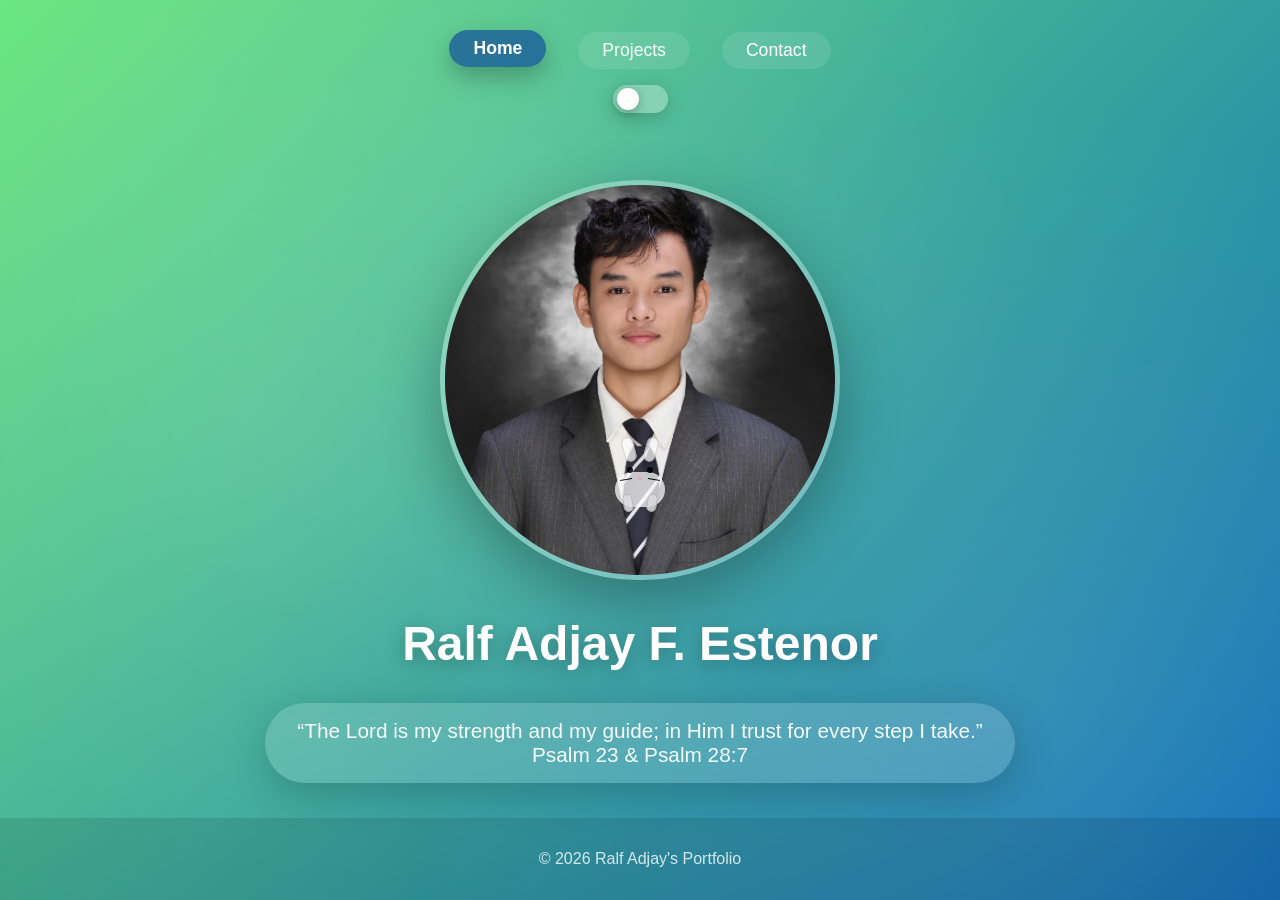
<file: templates/index.html>
<!doctype html>
<html>
<head>
  <meta charset="utf-8">
  <meta name="viewport" content="width=device-width,initial-scale=1.0">
  <title>Ralf Adjay F. Estenor — Home</title>
  <link rel="stylesheet" href="css/home.css">
  <link rel="stylesheet" href="css/darkmode.css">
  <link rel="stylesheet" href="css/rabbit.css">
</head>
<body>

  <div id="intro-screen">
    <div class="intro-content">

      <!-- Monitor -->
      <div class="monitor">
        <div class="monitor-screen">
          <div class="typing-line">
            Ralf Adjay's Portfolio ...
          </div>
        </div>
        <div class="monitor-stand"></div>
      </div>

      <!-- Paper Plane -->
      <div class="plane-orbit">
        <div class="paper-plane">✈️</div>
      </div>

      <!-- Hand -->
      <div class="typing-hand">⌨️</div>

    </div>
  </div>
  
  <header>
    <nav>
      <a href="index.html" class="active">Home</a>
      <a href="projects.html">Projects</a>
      <a href="contacts.html">Contact</a>
    </nav>

    <div class="theme-toggle">
      <input type="checkbox" id="darkToggle">
      <label for="darkToggle" class="toggle-label"></label>
    </div>
  </header>

  <main>
    <div class="rabbit rabbit1">
      <div class="body"></div>
      <div class="ear left"></div>
      <div class="ear right"></div>
      <div class="leg left"></div>
      <div class="leg right"></div>
      <div class="eye left"></div>
      <div class="eye right"></div>
      <div class="nose"></div>
      <div class="whisker left"></div>
      <div class="whisker right"></div>
    </div>

    <div class="rabbit rabbit2">
      <div class="body"></div>
      <div class="ear left"></div>
      <div class="ear right"></div>
      <div class="leg left"></div>
      <div class="leg right"></div>
      <div class="eye left"></div>
      <div class="eye right"></div>
      <div class="nose"></div>
      <div class="whisker left"></div>
      <div class="whisker right"></div>
    </div>

    <div class="profile-container">
      <img src="images/Profile ni adjay.JPEG"
        alt="profile"
        class="profile-img"
        id="profileImage">
      <h1>Ralf Adjay F. Estenor</h1>
      <p class="bio">“The Lord is my strength and my guide; in Him I trust for every step I take.” <br> Psalm 23 & Psalm 28:7</p>
    </div>
  </main>

  <!-- Personal Information Modal -->
<div id="profileModal" class="modal">

  <div class="modal-content">

    <span class="close">&times;</span>

    <img src="images/Profile ni adjay.JPEG"
         class="modal-image">
    <table>

      <tr>
        <td><strong>Full Name</strong></td>
        <td>Ralf Adjay F. Estenor</td>
      </tr>

      <tr>
        <td><strong>Course</strong></td>
        <td>Bachelor of Science in Information Technology</td>
      </tr>

      <tr>
        <td><strong>School</strong></td>
        <td>Cebu Technological University - Ginatilan Extension Campus</td>
      </tr>

      <tr>
        <td><strong>Age</strong></td>
        <td>24</td>
      </tr>

      <tr>
        <td><strong>Skills</strong></td>
        <td>Language: Python , JavaScript </td>
        <td>Frontend: HTML , CSS , TypeScript, Bootstrap , tailwind CSS</td>
        <td>Backend: Django , Node.js , Next.js</td>
        <td>Database: Heidi SQL , MySQL , MongoDB</td>
        <td>Tools: Github, Visual Studio Code, Arduino IDE </td> 
        <td>Version Control: Git</td>  
        <td>Networking: 
          • LAN/WAN/WLAN fundamentals 
          • IP addressing & subnetting 
          • Router/switch basics 
          • Network troubleshooting (ping, ipconfig)</td> 
        <td>Hardware and Computer Setup</td>
        <td>Sound Technical and IT Support</td>
        </td>
      </tr>

      <!-- <tr>
        <td><strong>wala pakoi idea unsay e add ari ahahahah</strong></td>
        <td>
          huhayst adjay mweehehehhehe
        </td>
      </tr> -->

    </table>

  </div>

</div>

  <footer>
    © <span id="currentYear"></span> Ralf Adjay's Portfolio
  </footer>

  <script>
    document.getElementById("currentYear").textContent = new Date().getFullYear();
    const toggle = document.getElementById("darkToggle");

    
    if (localStorage.getItem("theme") === "dark") {
      document.body.classList.add("dark");
      toggle.checked = true;
    }

    
    toggle.addEventListener("change", () => {
      document.body.classList.toggle("dark");

      if (document.body.classList.contains("dark")) {
        localStorage.setItem("theme", "dark");
      } else {
        localStorage.setItem("theme", "light");
      }
    });

    
    document.addEventListener("DOMContentLoaded", () => {
      
      const mainContent = document.querySelector('main');
      mainContent.classList.add('swipe-rotate-animation');
      const navLinks = document.querySelectorAll('nav a');
      navLinks.forEach(link => {
        link.addEventListener('click', function(e) {
          e.preventDefault(); 

          const targetPage = this.getAttribute('href');
          mainContent.classList.add('swipe-rotate-animation');
          setTimeout(() => {
            window.location.href = targetPage;
          }, 100); 
        });
      });
    });

    setTimeout(() => {
      const intro = document.getElementById('intro-screen');
      if (intro) intro.remove();
    }, 3000);



    const modal = document.getElementById("profileModal");
    const img = document.getElementById("profileImage");
    const closeBtn = document.querySelector(".close");

    function openModal(){

        modal.style.display = "block";

        modal.classList.remove("hide");

        modal.classList.add("show");

    }

    function closeModal(){

        modal.classList.remove("show");

        modal.classList.add("hide");

        setTimeout(() => {

            modal.style.display = "none";

        },300);

    }

    img.addEventListener("click", openModal);

    closeBtn.addEventListener("click", closeModal);

    window.addEventListener("click", function(e){

        if(e.target === modal){

            closeModal();

        }

    });

    window.onclick = function (event) {
        if (event.target == modal) {
            modal.style.display = "none";
        }
    }
  </script>


</body>
</html>
</file>
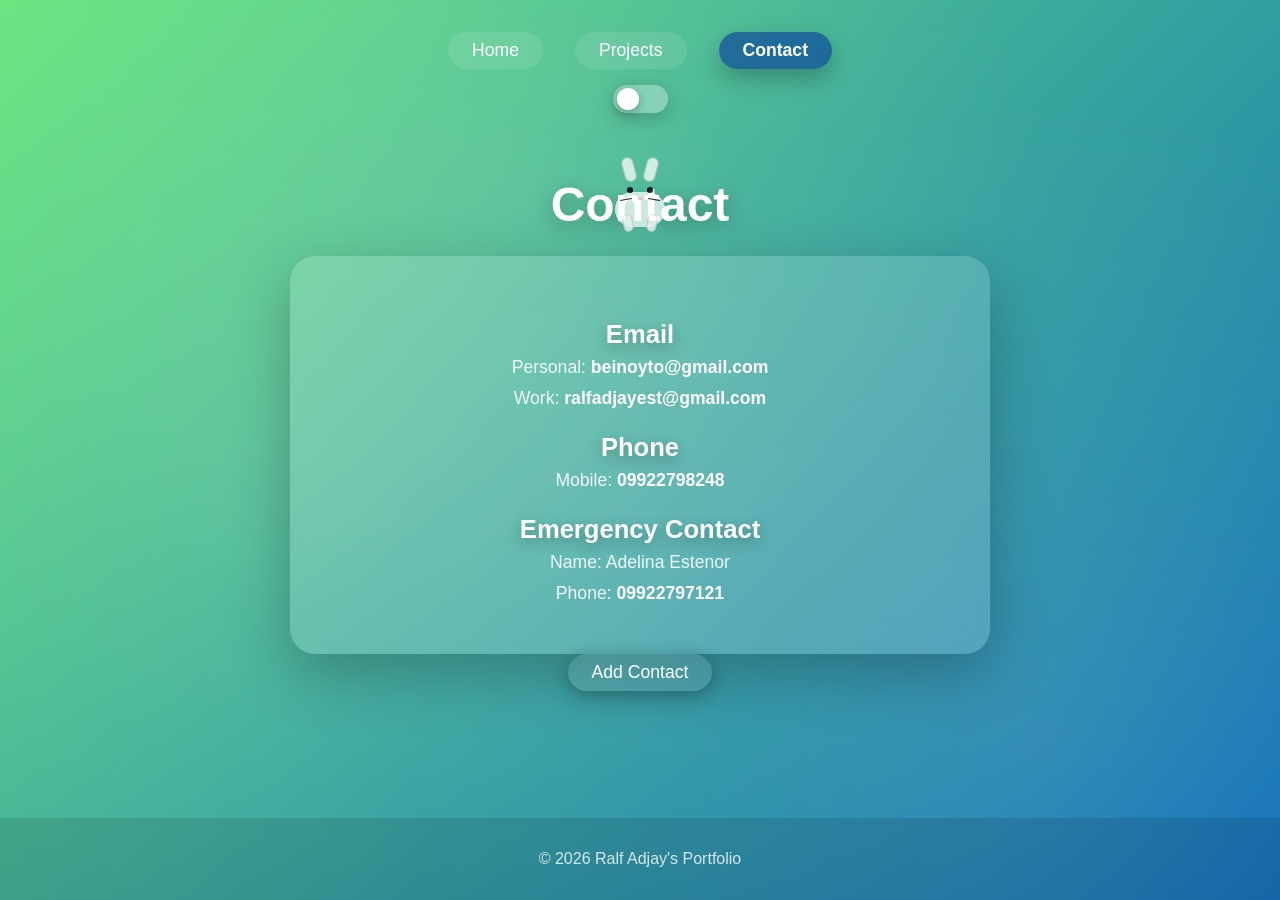
<file: templates/contacts.html>
<!doctype html>
<html>
<head>
  <meta charset="utf-8">
  <meta name="viewport" content="width=device-width, initial-scale=1">
  <title>Your Name — Contact</title>
  <link rel="stylesheet" href="css/contacts.css">
  <link rel="stylesheet" href="css/darkmode.css">
  <link rel="stylesheet" href="css/rabbit.css">
  <link rel="stylesheet" href="css/create-contact.css">
</head>

<body>
  <header>
    <nav>
      <a href="index.html">Home</a>
      <a href="projects.html">Projects</a>
      <a href="contacts.html" class="active">Contact</a>
    </nav>
    <div class="theme-toggle">
      <input type="checkbox" id="darkToggle">
      <label for="darkToggle" class="toggle-label"></label>
    </div>
  </header>


  <main>

    
    <h1>Contact</h1>

    <div class="contact-info">
      <h2>Email</h2>
      <p>Personal: <a href="mailto:yourname@example.com">beinoyto@gmail.com</a></p>
      <p>Work: <a href="mailto:work@example.com">ralfadjayest@gmail.com</a></p>

      <h2>Phone</h2>
      <p>Mobile: <a href="tel:+1234567890">09922798248</a></p>

      <h2>Emergency Contact</h2>
      <p>Name: Adelina Estenor</p>
      <p>Phone: <a href="tel:+1122334455">09922797121</a></p>
    </div>

    <button id="showFormBtn" class="side-btn">Add Contact</button>

    <div id="create-contact-container">
      <h2>Add New Contact</h2>
      note that this form does not actually send data anywhere; it just shows a success message for demonstration purposes.
      <form id="contactForm">
        <label for="newName">Name</label>
        <input type="text" id="newName" name="name" placeholder="Your Name" required>

        <label for="newEmail">Email</label>
        <input type="email" id="newEmail" name="email" placeholder="Your Email" required>

        <label for="newMessage">Message</label>
        <textarea id="newMessage" name="message" placeholder="Your Message" required></textarea>

        <button type="submit">Submit</button>
      </form>
    </div>


          <div class="rabbit rabbit1">
      <div class="body"></div>
      <div class="ear left"></div>
      <div class="ear right"></div>
      <div class="leg left"></div>
      <div class="leg right"></div>
      <div class="eye left"></div>
      <div class="eye right"></div>
      <div class="nose"></div>
      <div class="whisker left"></div>
      <div class="whisker right"></div>
    </div>

    <div class="rabbit rabbit2">
      <div class="body"></div>
      <div class="ear left"></div>
      <div class="ear right"></div>
      <div class="leg left"></div>
      <div class="leg right"></div>
      <div class="eye left"></div>
      <div class="eye right"></div>
      <div class="nose"></div>
      <div class="whisker left"></div>
      <div class="whisker right"></div>
    </div>

  </main>

  <div id="successAlert" class="success-alert">
    Contact added successfully!
  </div>


  <footer>
    © <span id="currentYear"></span> Ralf Adjay's Portfolio
  </footer>

  <script>
    document.getElementById("currentYear").textContent = new Date().getFullYear();
    document.addEventListener('DOMContentLoaded', () => {

      const toggle = document.getElementById('darkToggle');

      if (localStorage.getItem("theme") === "dark") {
        document.body.classList.add("dark");
        toggle.checked = true;
      }

      toggle.addEventListener("change", () => {
        document.body.classList.toggle("dark");
        localStorage.setItem("theme", document.body.classList.contains("dark") ? "dark" : "light");
      });

      const mainContent = document.querySelector('main');
      mainContent.classList.add('swipe-rotate-animation');
    });

    const showFormBtn = document.getElementById('showFormBtn');
    const contactFormContainer = document.getElementById('create-contact-container');
    contactFormContainer.style.display = 'none';
    showFormBtn.addEventListener('click', () => {
      if(contactFormContainer.style.display === 'none') {
        contactFormContainer.style.display = 'block';
        contactFormContainer.scrollIntoView({ behavior: 'smooth' }); 
      } else {
        contactFormContainer.style.display = 'none';
      }
    });

    const form = document.getElementById('contactForm');
    const successAlert = document.getElementById('successAlert');
    form.addEventListener('submit', function(e) {
      e.preventDefault(); 
      successAlert.classList.add('show');
      setTimeout(() => {
        successAlert.classList.remove('show');
      }, 3000);

      form.reset();
      contactFormContainer.style.display = 'none';
    });
  </script>

</body>
</html>
</file>
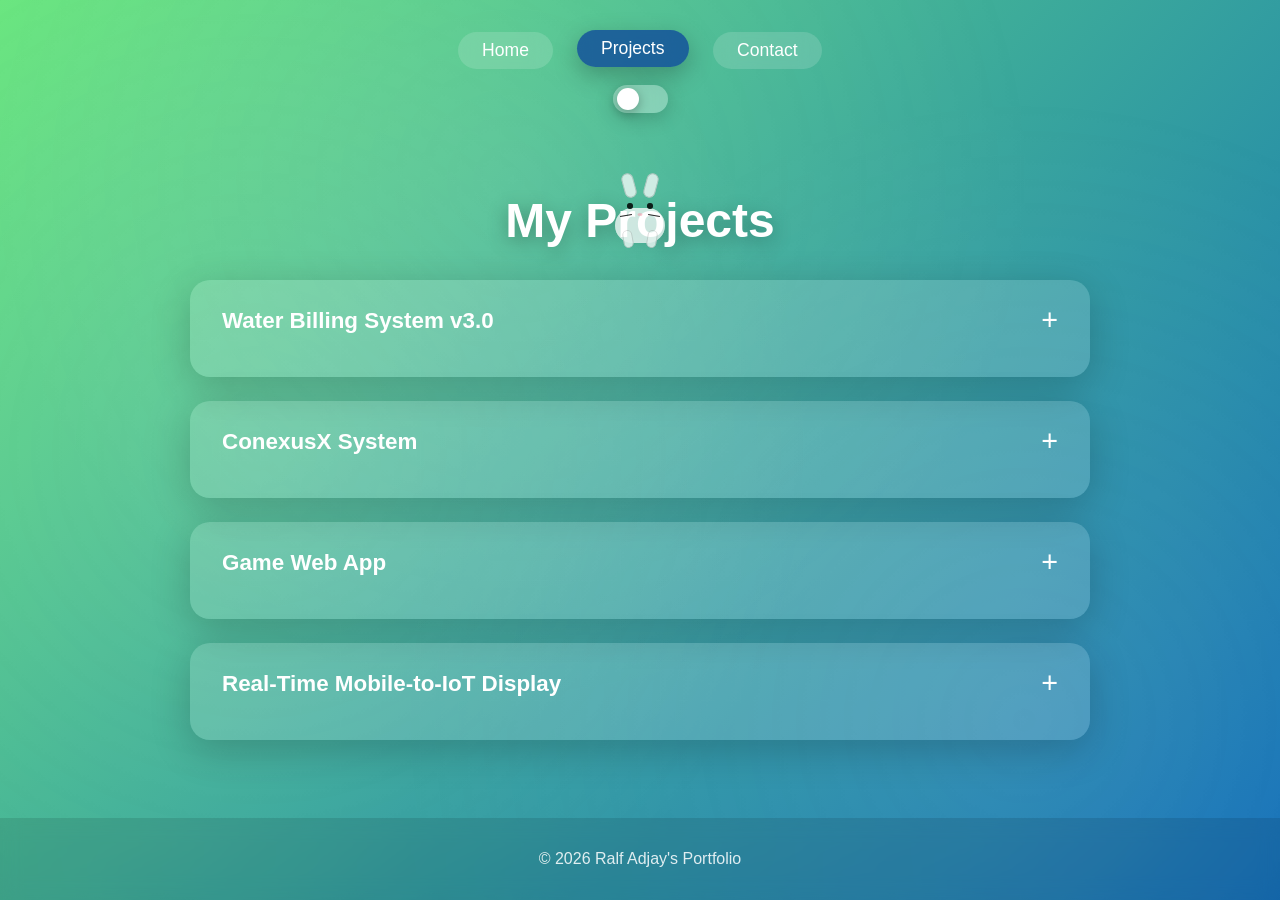
<file: templates/projects.html>
<!doctype html>
<html>
<head>
  <meta charset="utf-8">
  <meta name="viewport" content="width=device-width, initial-scale=1">
  <title>Ralf Adjay F. Estenor — Projects</title>
  <link rel="stylesheet" href="css/projects.css">
  <link rel="stylesheet" href="css/darkmode.css">
  <link rel="stylesheet" href="css/rabbit.css">
</head>
<body>
<header>
  <nav>
    <a href="index.html">Home</a>
    <a href="projects.html" class="active">Projects</a>
    <a href="contacts.html">Contact</a>
  </nav>

  <div class="theme-toggle">
    <input type="checkbox" id="darkToggle">
    <label for="darkToggle" class="toggle-label"></label>
  </div>
</header>


<main>
  <div class="rabbit rabbit1">
    <div class="body"></div>
    <div class="ear left"></div>
    <div class="ear right"></div>
    <div class="leg left"></div>
    <div class="leg right"></div>
    <div class="eye left"></div>
    <div class="eye right"></div>
    <div class="nose"></div>
    <div class="whisker left"></div>
    <div class="whisker right"></div>
  </div>

  <div class="rabbit rabbit2">
    <div class="body"></div>
    <div class="ear left"></div>
    <div class="ear right"></div>
    <div class="leg left"></div>
    <div class="leg right"></div>
    <div class="eye left"></div>
    <div class="eye right"></div>
    <div class="nose"></div>
    <div class="whisker left"></div>
    <div class="whisker right"></div>
  </div>

  <h1>My Projects</h1>

  <div class="projects-list">

    <div class="project-item">
      <div class="project-header">
        <h3>Water Billing System v3.0</h3>
        <span class="toggle-btn">+</span>
      </div>
        <div class="project-content">
          <p>• Improved and enhanced existing web-based billing system used by the Ginatilan LGU Treasurer’s Office.</p>
          <p>• Refined backend logic and UI using Django & Bootstrap.</p>
          <p><strong>Tools Used:</strong> Django (Backend), Bootstrap (Frontend), MySQL (Database), Google Drive (Automatic database backups)</p>
          <p><strong>Roles:</strong> Backend Developer, UI Developer, Maintainer</p>
          <img src="images/water-billing.JPEG" alt="Water Billing System">
        </div>
    </div>

    <div class="project-item">
      <div class="project-header">
        <h3>ConexusX System</h3>
        <span class="toggle-btn">+</span>
      </div>
        <div class="project-content">
          <p>• LAN-Based Real-Time Chat and Media Communication System Leveraging WebSockets for Signaling and WebRTC for Peer-to-Peer Streams.</p>
          <p><strong>Tools Used:</strong> Django (Backend), WebSockets, WebRTC</p>
          <p><strong>Roles:</strong>• Developed during our OJT at Arsene Software Solutions. Backend and Structure Developer</p>
          <img src="images/conexusX-System.jpeg" alt="ConexusX System">
        </div>

    </div>

    <div class="project-item">
      <div class="project-header">
        <h3>Game Web App</h3>
        <span class="toggle-btn">+</span>
      </div>
        <div class="project-content">
          <p>• Collaborated to build an interactive Deal or No Deal web game for CTU Nite Game Show.</p>
          <p><strong>Tools Used:</strong> Django (Backend), HTML & CSS (Frontend), System-generated Sound Controller using Django</p>
          <p><strong>Roles:</strong> Backend/UI Developer, Live Sound & Effects Controller</p>
          <img src="images/game-web-app.jpg" alt="Game Web App">
        </div>

    </div>
    <div class="project-item">
      <div class="project-header">
        <h3>Real-Time Mobile-to-IoT Display</h3>
        <span class="toggle-btn">+</span>
      </div>
        <div class="project-content">
          <p>• Built a real-time mobile app using Flutter with Firebase Realtime Database.</p>
          <p><strong>Tools Used:</strong> ESP8266, Firebase Realtime Database, Arduino IDE, Flutter (Mobile Application)</p>
          <p><strong>Roles:</strong>• Constructed and configured IoT hardware for seamless live updates.</p>
          <img src="images/real-time-iot.JPEG" alt="IoT Project">
        </div>

    </div>



  </div>
</main>
<footer>
  © <span id="currentYear"></span> Ralf Adjay's Portfolio
</footer>

  <script>
    document.getElementById("currentYear").textContent = new Date().getFullYear();
    document.addEventListener('DOMContentLoaded', () => {

    const toggle = document.getElementById("darkToggle");

    if (localStorage.getItem("theme") === "dark") {
      document.body.classList.add("dark");
      toggle.checked = true;
    }

    toggle.addEventListener("change", () => {
      document.body.classList.toggle("dark");
      localStorage.setItem("theme", document.body.classList.contains("dark") ? "dark" : "light");
    });

    const mainContent = document.querySelector('main');
    mainContent.classList.add('swipe-rotate-animation'); 

    const projectItems = document.querySelectorAll('.project-item');

    projectItems.forEach(item => {
      const header = item.querySelector('.project-header');
      const content = item.querySelector('.project-content');
      const btn = item.querySelector('.toggle-btn');

      header.addEventListener('click', () => {
        projectItems.forEach(otherItem => {
          if (otherItem !== item) {
            otherItem.querySelector('.project-content').classList.remove('open');
            otherItem.querySelector('.toggle-btn').textContent = "+";
          }
        });
        content.classList.toggle('open');
        btn.textContent = content.classList.contains('open') ? "−" : "+";
        if (content.classList.contains('open')) {
          item.scrollIntoView({ behavior: 'smooth', block: 'center' });
        }
      });
    });

  });
  </script>

</body>
</html>
</file>
<file: templates/css/home.css>
* {
  margin: 0;
  padding: 0;
  box-sizing: border-box;
}

* {
  margin: 0;
  padding: 0;
  box-sizing: border-box;
}
body {
  font-family: -apple-system, BlinkMacSystemFont, 'Segoe UI', Roboto, Oxygen, Ubuntu, sans-serif;
  min-height: 100vh;
  background: linear-gradient(135deg, #6ae67f 0%, #0b6ab8 100%);
  display: flex;
  flex-direction: column;
  overflow-x: hidden;
  overflow-y: auto;
  position: relative;
}

/* Background floating shapes */
body::before {
  content: "";
  position: absolute;
  inset: 0;
  background-image:
    radial-gradient(circle at 20% 50%, rgba(255,255,255,0.1) 0%, transparent 50%),
    radial-gradient(circle at 80% 80%, rgba(255,255,255,0.1) 0%, transparent 50%),
    radial-gradient(circle at 40% 20%, rgba(255,255,255,0.08) 0%, transparent 50%);
  animation: float 20s ease-in-out infinite;
  pointer-events: none;
  z-index: 0;
}

@keyframes float {
  0%, 100% { transform: translateY(0) scale(1); }
  50% { transform: translateY(-20px) scale(1.05); }
}

header {
  padding: 2rem;
  z-index: 1;
}

nav {
  display: flex;
  justify-content: center;
  gap: 1.5rem;
  flex-wrap: wrap;
}

nav a {
  color: #fff;
  text-decoration: none;
  font-weight: 500;
  font-size: 1.1rem;
  padding: 0.5rem 1.5rem;
  border-radius: 50px;
  background: rgba(255,255,255,0.15);
  backdrop-filter: blur(10px);
  transition: all 0.3s ease;
}

nav a:hover,
nav a.active {
  background: rgba(0, 49, 156, 0.65);
  transform: translateY(-2px);
  box-shadow: 0 10px 25px rgba(0,0,0,0.25);
}

main {
  flex: 1;
  display: flex;
  align-items: center;
  justify-content: center;
  padding: 2rem;
  z-index: 1;
  animation: fadeInUp 1s ease-out forwards;
}

@keyframes fadeInUp {
  from { opacity: 0; transform: translateY(15px); }
  to { opacity: 1; transform: translateY(0); }
}


.profile-container {
  text-align: center;
}

/* Profile image */
.profile-img {
  width: clamp(150px, 50vw, 400px);
  height: clamp(150px, 50vw, 400px);
  border-radius: 70%;
  object-fit: cover;
  border: 5px solid rgba(255,255,255,0.3);
  box-shadow: 0 20px 60px rgba(0,0,0,0.3);
  animation: profilePulse 3s ease-in-out infinite;
  transition: transform 0.3s ease;
  margin-bottom: 2rem;
}

.profile-img:hover {
  transform: scale(1.05) rotate(3deg);
}

@keyframes profilePulse {
  0%, 100% {
    box-shadow: 0 20px 60px rgba(0,0,0,0.3),
                0 0 0 0 rgba(255,255,255,0.4);
  }
  50% {
    box-shadow: 0 25px 70px rgba(0,0,0,0.4),
                0 0 0 20px rgba(255,255,255,0);
  }
}


h1 {
  color: #fff;
  font-size: clamp(2rem, 5vw, 3rem);
  margin-bottom: 1rem;
  font-weight: 700;
  text-shadow: 0 5px 20px rgba(0,0,0,0.3);
}

.bio {
  display: inline-block;
  margin-top: 1rem;
  padding: 1rem 2rem;
  font-size: clamp(1rem, 3vw, 1.3rem);
  color: rgba(255,255,255,0.95);
  background: rgba(255,255,255,0.15);
  backdrop-filter: blur(10px);
  border-radius: 50px;
  box-shadow: 0 10px 40px rgba(0,0,0,0.2);
  animation: bioFloat 4s ease-in-out infinite;
}

@keyframes bioFloat {
  0%, 100% { transform: translateY(0); }
  50% { transform: translateY(-10px); }
}


.side-buttons {
  position: fixed;
  top: 50%;
  right: 20px;
  transform: translateY(-50%);
  display: flex;
  flex-direction: column;
  gap: 1rem;
  z-index: 2;
}

.side-btn {
  padding: 0.8rem 1.5rem;
  color: #fff;
  text-decoration: none;
  font-weight: 600;
  border-radius: 50px;
  background: rgba(255,255,255,0.2);
  backdrop-filter: blur(10px);
  transition: all 0.3s ease;
  box-shadow: 0 5px 20px rgba(0,0,0,0.3);
}

.side-btn:hover {
  background: rgba(0, 49, 156, 0.7);
  transform: translateX(-5px);
  box-shadow: 0 10px 30px rgba(0,0,0,0.4);
}


footer {
  padding: 1.5rem;
  text-align: center;
  color: rgba(255,255,255,0.85);
  background: rgba(0,0,0,0.1);
  backdrop-filter: blur(10px);
  z-index: 1;
}

@media (max-width: 768px) {
  nav {
    gap: 0.8rem;
  }

  nav a {
    font-size: 0.95rem;
    padding: 0.4rem 1.1rem;
  }

  .side-buttons {
    position: static;
    flex-direction: row;
    justify-content: center;
    margin: 1.5rem 0;
    transform: none;
  }
}


body::before {
  content: '';
  position: absolute;
  width: 100%;
  height: 100%;
  background-image: 
    radial-gradient(circle at 20% 50%, rgba(255,255,255,0.1) 0%, transparent 50%),
    radial-gradient(circle at 80% 80%, rgba(255,255,255,0.1) 0%, transparent 50%),
    radial-gradient(circle at 40% 20%, rgba(255,255,255,0.08) 0%, transparent 50%);
  animation: float 20s ease-in-out infinite;
  pointer-events: none;
}

@keyframes float {
  0%, 100% { 
    transform: translateY(0) scale(1); 
  }
  50% { 
    transform: translateY(-20px) scale(1.05); 
  }
}

header {
  padding: 2rem;
  animation: slideDown 0.8s ease-out;
}

@keyframes slideDown {
  from {
    opacity: 0;
    transform: translateY(-30px);
  }
  to {
    opacity: 1;
    transform: translateY(0);
  }
}

nav {
  display: flex;
  gap: 2rem;
  justify-content: center;
  flex-wrap: wrap;
}

nav a {
  color: white;
  text-decoration: none;
  font-weight: 500;
  font-size: 1.1rem;
  padding: 0.5rem 1.5rem;
  border-radius: 50px;
  background: rgba(255,255,255,0.1);
  backdrop-filter: blur(10px);
  transition: all 0.3s ease;
  position: relative;
  overflow: hidden;
}

nav a::before {
  content: '';
  position: absolute;
  top: 0;
  left: -100%;
  width: 100%;
  height: 100%;
  background: rgba(255,255,255,0.2);
  transition: left 0.3s ease;
}

nav a:hover::before {
  left: 100%;
}

nav a:hover {
  background: rgba(0, 49, 156, 0.568);
  transform: translateY(-2px);
  box-shadow: 0 10px 30px rgba(0,0,0,0.2);
}

main {
  flex: 1;
  display: flex;
  align-items: center;
  justify-content: center;
  padding: 2rem;
}

.profile-container {
  text-align: center;
  animation: fadeInUp 1s ease-out 0.3s backwards;
}

@keyframes fadeInUp {
  from {
    opacity: 0;
    transform: translateY(10px);
  }
  to {
    opacity: 1;
    transform: translateY(0);
  }
}

.profile-img {
  width: 400px;       
  height: 400px;      
  border-radius: 70%;
  object-fit: cover;
  border: 5px solid rgba(255,255,255,0.3);
  box-shadow: 0 20px 60px rgba(0,0,0,0.3);
  animation: profilePulse 3s ease-in-out infinite;
  transition: transform 0.3s ease;
  margin-bottom: 2rem;
  max-width: 400px;    
  max-height: 400px;   
}

@keyframes profilePulse {
  0%, 100% {
    box-shadow: 0 20px 60px rgba(0,0,0,0.3), 0 0 0 0 rgba(255,255,255,0.4);
  }
  50% {
    box-shadow: 0 25px 70px rgba(0,0,0,0.4), 0 0 0 20px rgba(255,255,255,0);
  }
}

.profile-img:hover {
  transform: scale(1.05) rotate(5deg);
}

h1 {
  color: white;
  font-size: 3rem;
  margin-bottom: 1rem;
  font-weight: 700;
  text-shadow: 0 5px 20px rgba(0,0,0,0.3);
  animation: textGlow 2s ease-in-out infinite;
}

@keyframes textGlow {
  0%, 100% {
    text-shadow: 0 5px 20px rgba(0,0,0,0.3);
  }
  50% {
    text-shadow: 0 5px 30px rgba(0,0,0,0.5), 0 0 20px rgba(255,255,255,0.3);
  }
}

.bio {
  color: rgba(255,255,255,0.95);
  font-size: 1.3rem;
  background: rgba(255,255,255,0.15);
  backdrop-filter: blur(10px);
  padding: 1rem 2rem;
  border-radius: 50px;
  display: inline-block;
  margin-top: 1rem;
  box-shadow: 0 10px 40px rgba(0,0,0,0.2);
  animation: bioFloat 4s ease-in-out infinite;
}

@keyframes bioFloat {
  0%, 100% {
    transform: translateY(0);
  }
  50% {
    transform: translateY(-10px);
  }
}

footer {
  text-align: center;
  padding: 2rem;
  color: rgba(255,255,255,0.8);
  background: rgba(0,0,0,0.1);
  backdrop-filter: blur(10px);
  animation: slideUp 0.8s ease-out 0.5s backwards;
}

@keyframes slideUp {
  from {
    opacity: 0;
    transform: translateY(30px);
  }
  to {
    opacity: 1;
    transform: translateY(0);
  }
}


@media (max-width: 768px) {
  h1 {
    font-size: 2rem;
  }

  .bio {
    font-size: 1.1rem;
    padding: 0.8rem 1.5rem;
  }

  .profile-img {
    width: 150px;
    height: 150px;
  }

  nav {
    gap: 1rem;
  }

  nav a {
    font-size: 1rem;
    padding: 0.4rem 1.2rem;
  }
}

nav a.active {
  background: rgba(0, 49, 156, 0.568); 
  font-weight: 600;
  box-shadow: 0 10px 25px rgba(0,0,0,0.25);
}


.side-buttons {
  position: fixed;
  top: 50%;
  right: 20px;
  display: flex;
  flex-direction: column;
  gap: 1rem;
  transform: translateY(-50%);
  z-index: 1001; 
}

.side-btn {
  background: rgba(255,255,255,0.2);
  color: white;
  text-decoration: none;
  padding: 0.8rem 1.5rem;
  border-radius: 50px;
  backdrop-filter: blur(10px);
  transition: all 0.3s ease;
  font-weight: 600;
  box-shadow: 0 5px 20px rgba(0,0,0,0.3);
}

.side-btn:hover {
  background: rgba(0, 49, 156, 0.7);
  transform: translateX(-5px);
  box-shadow: 0 10px 30px rgba(0,0,0,0.4);
}

@keyframes swipeRotate {
  0% {
    transform: rotateY(90deg);
    opacity: 0;
  }
  50% {
    transform: rotateY(-10deg);
    opacity: 0.5;
  }
  100% {
    transform: rotateY(0deg);
    opacity: 1;
  }
}

main {
  animation: swipeRotate 1s ease-out forwards;
  display: flex;
  align-items: center;
  justify-content: center;
  padding: 2rem;
  opacity: 0; 
}

header, footer {
  animation: none;
}

.profile-container {
  text-align: center;
  animation: fadeInUp 1s ease-out 0.3s backwards;
}

@keyframes fadeInUp {
  from {
    opacity: 0;
    transform: translateY(10px);
  }
  to {
    opacity: 1;
    transform: translateY(0);
  }
}

.profile-img {
  width: 400px;
  height: 400px;
  border-radius: 70%;
  object-fit: cover;
  border: 5px solid rgba(255,255,255,0.3);
  box-shadow: 0 20px 60px rgba(0,0,0,0.3);
  animation: profilePulse 3s ease-in-out infinite;
  transition: transform 0.3s ease;
  margin-bottom: 2rem;
}

@keyframes profilePulse {
  0%, 100% {
    box-shadow: 0 20px 60px rgba(0,0,0,0.3), 0 0 0 0 rgba(255,255,255,0.4);
  }
  50% {
    box-shadow: 0 25px 70px rgba(0,0,0,0.4), 0 0 0 20px rgba(255,255,255,0);
  }
}

@media (max-width: 768px) {
  h1 {
    font-size: 2rem;
  }

  .bio {
    font-size: 1.1rem;
    padding: 0.8rem 1.5rem;
  }

  .profile-img {
    width: 150px;
    height: 150px;
  }

  nav {
    gap: 1rem;
  }

  nav a {
    font-size: 1rem;
    padding: 0.4rem 1.2rem;
  }
}

nav a.active {
  background: rgba(0, 49, 156, 0.568);
  font-weight: 600;
  box-shadow: 0 10px 25px rgba(0,0,0,0.25);
}


#intro-screen {
  position: fixed;
  inset: 0;
  background: linear-gradient(135deg, #0b6ab8 0%, #6ae67f 100%);
  display: flex;
  flex-direction: column; /* stack vertically */
  align-items: center;    /* horizontal center */
  justify-content: center; /* vertical center */
  z-index: 9999;
  overflow: hidden;

  animation: introFadeOut 1s ease-in-out forwards;
  animation-delay: 5s;
  
  padding: 0; /* remove padding to avoid offset */
}

/* Background pulse */
@keyframes bgPulse {
  0%, 100% { filter: brightness(1); }
  50% { filter: brightness(1.05); }
}

/* Exit animation */
@keyframes introFadeOut {
  0% {
    opacity: 1;
    transform: scale(1);
  }
  100% {
    opacity: 0;
    transform: scale(1.05);
    filter: blur(6px);
    visibility: hidden;
  }
}


#intro-screen::before,
#intro-screen::after {
  content: '';
  position: absolute;
  border-radius: 50%;
  filter: blur(80px);
  background: rgba(255,255,255,0.08);
  animation: floatGlow 4s ease-in-out infinite alternate;
}

#intro-screen::before {
  width: 250px;
  height: 250px;
  top: 10%;
  left: 15%;
}

#intro-screen::after {
  width: 350px;
  height: 350px;
  bottom: 10%;
  right: 10%;
  animation-delay: 2s;
}

@keyframes floatGlow {
  0% { transform: translate(0, 0) scale(1); opacity: 0.8; }
  50% { transform: translate(20px, -20px) scale(1.1); opacity: 1; }
  100% { transform: translate(0, 0) scale(1); opacity: 0.8; }
}


.intro-content {
  text-align: center;
  animation: introPop 1.2s ease-out forwards;
}

@keyframes introPop {
  0% { opacity: 0; transform: translateY(20px) scale(0.95); }
  100% { opacity: 1; transform: translateY(0) scale(1); }
}

.typing-line {
  font-size: clamp(1rem, 4vw, 2rem);
  font-weight: 600;
  color: white;
  overflow: hidden;
  white-space: nowrap;
  border-right: 3px solid rgba(255,255,255,0.8);
  width: 0;
  max-width: 100%;
  display: inline-block;

  animation:
    typingIntro 2s steps(24, end) forwards,
    blinkCursor 0.7s infinite alternate,
    textGlowWave 2s ease-in-out infinite;
}

@keyframes typingIntro {
  from { width: 0; }
  to { width: 24ch; }
}

@keyframes blinkCursor {
  0%, 50%, 100% { border-color: rgba(255,255,255,0.8); }
  25%, 75% { border-color: transparent; }
}

@keyframes textGlowWave {
  0%, 100% { text-shadow: 0 0 8px rgba(255,255,255,0.4); }
  50% { text-shadow: 0 0 16px rgba(255,255,255,0.8); }
}

.typing-hand {
  font-size: 10rem;
  margin-top: 1rem;
  animation: handTap 0.5s ease-in-out infinite alternate,
             handRotate 1.5s ease-in-out infinite;
}

@keyframes handTap {
  0% { transform: translateY(0); }
  100% { transform: translateY(5px); }
}

@keyframes handRotate {
  0%, 100% { rotate: 0deg; }
  50% { rotate: -3deg; }
}

.monitor {
  width: 90%%;    
  max-width: 500px; 
  min-width: 250px;   
  display: flex;
  flex-direction: column;
  align-items: center;
  justify-content: center;
  animation: monitorPop 1.2s ease-out forwards;

  margin: 0 auto;
}
@keyframes monitorPop {
  0% { opacity: 0; transform: scale(0.9) translateY(20px); }
  100% { opacity: 1; transform: scale(1) translateY(0); }
}
@media (max-height: 600px) {
  #intro-screen {
    justify-content: flex-start; /* avoid vertical overflow on tiny screens */
    padding-top: 2rem;
  }
}

.monitor-screen {
  width: 100%;          
  height: auto;          
  min-height: 200px;     
  max-height: 400px;     
}

.monitor-stand {
  width: 120px;
  height: 35px;
  background: rgba(255,255,255,0.45);
  margin-top: 12px;
  border-radius: 14px;
}


.plane-orbit {
  position: absolute;
  width: 300px;
  height: 300px;
  top: 50%;
  left: 50%;
  transform: translate(-50%, -50%);
  pointer-events: none;
  animation: orbit 4s linear infinite;
}

@keyframes orbit {
  from { transform: translate(-50%, -50%) rotate(0deg); }
  to { transform: translate(-50%, -50%) rotate(360deg); }
}

.paper-plane {
  position: absolute;
  top: -10px;
  left: 50%;
  transform: translateX(-50%) rotate(20deg);
  font-size: 2rem;
  filter: drop-shadow(0 5px 10px rgba(0,0,0,0.4));
}


header, main, footer {
  opacity: 0;
  animation: showHome 1s ease-out forwards;
  animation-delay: 3s;
}

@keyframes showHome {
  0% { opacity: 0; transform: translateY(15px); }
  100% { opacity: 1; transform: translateY(0); }
}

/* ===========================
   MODAL OVERLAY
=========================== */

.modal{
    display:none;
    position:fixed;
    inset:0;
    z-index:9999;

    background:rgba(0,0,0,.75);
    backdrop-filter:blur(8px);

    overflow-y:auto;

    padding:30px 15px;

    box-sizing:border-box;
}

/* ===========================
   MODAL CARD
=========================== */

.modal-content{

    position:relative;

    width:min(90%,850px);

    margin:auto;

    background:rgba(255,255,255,.95);

    border-radius:20px;

    padding:35px;

    box-shadow:0 20px 60px rgba(0,0,0,.35);

    animation:zoom .35s ease;

    box-sizing:border-box;

    max-height:90vh;

    overflow-y:auto;
}

/* ===========================
   SCROLLBAR
=========================== */

.modal-content::-webkit-scrollbar{
    width:8px;
}

.modal-content::-webkit-scrollbar-thumb{
    background:#999;
    border-radius:10px;
}

.modal-content::-webkit-scrollbar-track{
    background:transparent;
}

/* ===========================
   PROFILE IMAGE
=========================== */

.modal-image{

    width:180px;
    height:180px;

    object-fit:cover;

    border-radius:50%;

    display:block;

    margin:auto;

    margin-bottom:20px;

    border:5px solid rgba(255,255,255,.4);
}

/* ===========================
   TEXT
=========================== */

.modal h2{

    text-align:center;

    margin-bottom:25px;
}

.modal table{

    width:100%;

    border-collapse:collapse;
}

.modal td{

    padding:14px;

    vertical-align:top;

    border-bottom:1px solid rgba(0,0,0,.08);
}

.modal td:first-child{

    width:180px;

    font-weight:bold;
}

/* ===========================
   CLOSE BUTTON
=========================== */

.close{

    position:absolute;

    top:15px;

    right:20px;

    font-size:35px;

    cursor:pointer;

    transition:.3s;
}

.close:hover{

    color:red;
}

/* ===========================
   OPEN ANIMATION
=========================== */

.modal.show{
    animation:fadeIn .3s ease forwards;
}

.modal.show .modal-content{
    animation:modalOpen .35s ease forwards;
}

/* ===========================
   CLOSE ANIMATION
=========================== */

.modal.hide{
    animation:fadeOut .3s ease forwards;
}

.modal.hide .modal-content{
    animation:modalClose .3s ease forwards;
}

/* ===========================
   KEYFRAMES
=========================== */

@keyframes fadeIn{

    from{
        opacity:0;
    }

    to{
        opacity:1;
    }

}

@keyframes fadeOut{

    from{
        opacity:1;
    }

    to{
        opacity:0;
    }

}

@keyframes modalOpen{

    from{
        transform:translateY(40px) scale(.9);
        opacity:0;
    }

    to{
        transform:translateY(0) scale(1);
        opacity:1;
    }

}

@keyframes modalClose{

    from{
        transform:translateY(0) scale(1);
        opacity:1;
    }

    to{
        transform:translateY(40px) scale(.9);
        opacity:0;
    }

}

/* ===========================
   RESPONSIVE
=========================== */

@media (max-width:768px){

    .modal-content{

        width:95%;

        padding:25px;
    }

    .modal-image{

        width:140px;
        height:140px;
    }

    .modal td{

        display:block;

        width:100%;
    }

    .modal td:first-child{

        margin-top:12px;

        font-size:15px;
    }

}

@media (max-width:480px){

    .modal-content{

        width:100%;

        border-radius:15px;

        padding:18px;

        max-height:95vh;
    }

    .modal-image{

        width:120px;
        height:120px;
    }

    .modal h2{

        font-size:22px;
    }

    .modal td{

        font-size:14px;
    }

}

body.dark .modal{

    background:rgba(0,0,0,.85);
}

body.dark .modal-content{

    background:linear-gradient(
        135deg,
        rgba(20,20,20,.97),
        rgba(50,0,0,.97)
    );

    color:white;

    border:1px solid rgba(255,255,255,.08);
}

body.dark .modal td{

    border-bottom:1px solid rgba(255,255,255,.08);
}

body.dark .close{

    color:white;
}

body.dark .close:hover{

    color:#ff5555;
}
</file>
<file: templates/css/darkmode.css>
.theme-toggle {
  margin-top: 1rem;
  display: flex;
  justify-content: center;
}

#darkToggle {
  display: none;
}

.toggle-label {
  width: 55px;
  height: 28px;
  background: rgba(255,255,255,0.3);
  backdrop-filter: blur(8px);
  border-radius: 50px;
  position: relative;
  cursor: pointer;
  transition: background 0.3s ease;
  box-shadow: 0 5px 20px rgba(0,0,0,0.2);
}

.toggle-label::after {
  content: "";
  position: absolute;
  top: 3px;
  left: 4px;
  width: 22px;
  height: 22px;
  background: white;
  border-radius: 50%;
  transition: 0.3s ease;
  box-shadow: 0 3px 12px rgba(0,0,0,0.3);
}

#darkToggle:checked + .toggle-label {
      background: linear-gradient(
        135deg,
        #050505 0%,
        #111111 25%,
        #1b0000 55%,
        #8b0000 100%
    );
}

#darkToggle:checked + .toggle-label::after {
  transform: translateX(26px);
  background: #ffe97a;
}


body.dark {
      background: linear-gradient(
        135deg,
        #050505 0%,
        #272727 25%,
        #1b0000 55%,
        #480101 100%
    );
}

body.dark nav a {
  background: rgba(255,255,255,0.05) !important;
  color: rgba(255,255,255,0.85) !important;
}

body.dark h1,
body.dark h2,
body.dark p {
  color: rgba(255,255,255,0.9) !important;
}

body.dark footer {
  background: rgba(255,255,255,0.05) !important;
  color: rgba(255,255,255,0.7) !important;
}


body.dark .bio {
  background: rgba(255,255,255,0.08) !important;
}

body.dark .contact-info {
  background: rgba(255,255,255,0.06) !important;
  box-shadow: 0 20px 60px rgba(0,0,0,0.55) !important;
}


body.dark .project-card {
  background: rgba(255,255,255,0.08) !important;
}
</file>
<file: templates/css/rabbit.css>
.rabbit {
  position: absolute;
  width: 50px;
  height: 50px;
  z-index: 0;
  filter: blur(0.5px);
  opacity: 0.6;  
  pointer-events: none;   
}

.rabbit .body {
  width: 50px;
  height: 35px;
  background: white;
  border-radius: 25px;
  position: absolute;
  bottom: 0;
}

.rabbit .ear {
  width: 12px;
  height: 25px;
  background: white;
  position: absolute;
  top: -20px;
  border-radius: 6px;
  border: 1px solid #ccc;
}
.rabbit .ear.left { left: 8px; transform: rotate(-15deg); }
.rabbit .ear.right { right: 8px; transform: rotate(15deg); }

.rabbit .leg {
  width: 10px;
  height: 18px;
  background: white;
  position: absolute;
  bottom: -5px;
  border-radius: 5px;
  border: 1px solid #ccc;
}
.rabbit .leg.left { left: 8px; transform: rotate(-10deg); }
.rabbit .leg.right { right: 8px; transform: rotate(10deg); }

.rabbit .eye {
  width: 6px;
  height: 6px;
  background: black;
  border-radius: 50%;
  position: absolute;
  top: 10px;
}
.rabbit .eye.left { left: 12px; }
.rabbit .eye.right { right: 12px; }

.rabbit .nose {
  width: 5px;
  height: 3px;
  background: pink;
  position: absolute;
  top: 20px;
  left: 50%;
  transform: translateX(-50%);
  border-radius: 50%;
}

.rabbit .whisker {
  width: 12px;
  height: 1px;
  background: black;
  position: absolute;
  top: 22px;
}
.rabbit .whisker.left { left: 5px; transform: rotate(-10deg); }
.rabbit .whisker.right { right: 5px; transform: rotate(10deg); }
.rabbit1 { animation: jump1 5s ease-in-out infinite; }
.rabbit2 { animation: jump2 6s ease-in-out infinite; }

@keyframes jump1 {
  0%   { left: -60px; bottom: 50px; }
  20%  { left: 20%; bottom: 150px; }
  40%  { left: 40%; bottom: 60px; }
  60%  { left: 60%; bottom: 130px; }
  80%  { left: 80%; bottom: 50px; }
  100% { left: 110%; bottom: 50px; }
}

@keyframes jump2 {
  0%   { left: -80px; bottom: 60px; }
  15%  { left: 10%; bottom: 130px; }
  35%  { left: 35%; bottom: 50px; }
  55%  { left: 55%; bottom: 150px; }
  75%  { left: 75%; bottom: 70px; }
  100% { left: 120%; bottom: 60px; }
}

.rabbit .body,
.rabbit .ear,
.rabbit .leg {
  opacity: 0.8;
}
</file>
<file: templates/css/contacts.css>
* {
  margin: 0;
  padding: 0;
  box-sizing: border-box;
  font-family: -apple-system, BlinkMacSystemFont, 'Segoe UI', Roboto, Oxygen, Ubuntu, sans-serif;
}

body {
  background: linear-gradient(135deg, #6ae67f 0%, #0b6ab8 100%);
  min-height: 100vh;
  display: flex;
  flex-direction: column;
  position: relative;
  overflow-x: hidden;
  overflow-y: auto;
  color: white;
}

body::before {
  content: '';
  position: absolute;
  width: 100%;
  height: 100%;
  background-image: 
    radial-gradient(circle at 20% 50%, rgba(255,255,255,0.1) 0%, transparent 50%),
    radial-gradient(circle at 80% 80%, rgba(255,255,255,0.1) 0%, transparent 50%),
    radial-gradient(circle at 40% 20%, rgba(255,255,255,0.08) 0%, transparent 50%);
  animation: float 20s ease-in-out infinite;
  pointer-events: none;
}

@keyframes float {
  0%, 100% { transform: translateY(0) scale(1); }
  50% { transform: translateY(-20px) scale(1.05); }
}


header {
  padding: 2rem;
  animation: slideDown 0.8s ease-out;
}

@keyframes slideDown {
  from { opacity: 0; transform: translateY(-30px); }
  to   { opacity: 1; transform: translateY(0); }
}

nav {
  display: flex;
  gap: 2rem;
  justify-content: center;
  flex-wrap: wrap;
}

nav a {
  color: white;
  text-decoration: none;
  font-weight: 500;
  font-size: 1.1rem;
  padding: 0.5rem 1.5rem;
  border-radius: 50px;
  background: rgba(255,255,255,0.1);
  backdrop-filter: blur(10px);
  transition: all 0.3s ease;
  position: relative;
  overflow: hidden;
}

nav a::before {
  content: '';
  position: absolute;
  top: 0;
  left: -100%;
  width: 100%;
  height: 100%;
  background: rgba(255,255,255,0.2);
  transition: left 0.3s ease;
}

nav a:hover::before {
  left: 100%;
}

nav a.active {
  background: rgba(0, 49, 156, 0.568); 
  font-weight: 600;
  box-shadow: 0 10px 25px rgba(0,0,0,0.25);
}

nav a:hover {
  transform: translateY(-2px);
  background: rgba(0, 49, 156, 0.568);
  box-shadow: 0 10px 30px rgba(0,0,0,0.2);
}


main {
  flex: 1;
  padding: 2rem;
  display: flex;
  flex-direction: column;
  align-items: center;
  text-align: center;
  animation: fadeInUp 1s ease-out 0.3s backwards;
}

@keyframes fadeInUp {
  from { opacity: 0; transform: translateY(10px); }
  to   { opacity: 1; transform: translateY(0); }
}

main h1 {
  font-size: 3rem;
  font-weight: 700;
  margin-bottom: 1.5rem;
  text-shadow: 0 5px 20px rgba(0,0,0,0.3);
  animation: textGlow 2s ease-in-out infinite;
}

@keyframes textGlow {
  0%, 100% {
    text-shadow: 0 5px 20px rgba(0,0,0,0.3);
  }
  50% {
    text-shadow: 0 5px 30px rgba(0,0,0,0.5), 0 0 20px rgba(255,255,255,0.3);
  }
}


.contact-info {
  background: rgba(255,255,255,0.15);
  backdrop-filter: blur(15px);
  padding: 2.5rem 2rem;
  border-radius: 25px;
  width: 90%;
  max-width: 700px;
  box-shadow: 0 20px 60px rgba(0,0,0,0.25);
  animation: cardFloat 4s ease-in-out infinite;
}

@keyframes cardFloat {
  0%, 100% { transform: translateY(0); }
  50% { transform: translateY(-8px); }
}

.contact-info h2 {
  color: white;
  margin-top: 1.5rem;
  margin-bottom: 0.5rem;
  font-size: 1.6rem;
  text-shadow: 0 5px 15px rgba(0,0,0,0.3);
}

.contact-info p {
  font-size: 1.1rem;
  margin-bottom: 10px;
  color: rgba(255,255,255,0.9);
}

.contact-info a {
  color: white;
  text-decoration: none;
  font-weight: 600;
  transition: 0.3s;
}

.contact-info a:hover {
  color: #dff862;
  text-shadow: 0 2px 10px rgba(0,0,0,0.3);
}


footer {
  text-align: center;
  padding: 2rem;
  color: rgba(255,255,255,0.8);
  background: rgba(0,0,0,0.1);
  backdrop-filter: blur(10px);
  animation: fadeInUp 1s ease-out 0.5s backwards;
}


@media (max-width: 768px) {
  nav {
    gap: 1rem;
  }

  nav a {
    font-size: 1rem;
    padding: 0.4rem 1.2rem;
  }

  main h1 {
    font-size: 2.2rem;
  }

  .contact-info {
    padding: 1.8rem;
  }
}

@keyframes swipeRotate {
  0% {
    transform: rotateY(90deg);
    opacity: 0;
  }
  50% {
    transform: rotateY(-10deg);
    opacity: 0.5;
  }
  100% {
    transform: rotateY(0deg);
    opacity: 1;
  }
}

main {
  animation: swipeRotate 1s ease-out forwards;
  display: flex;
  flex-direction: column;
  align-items: center;
  text-align: center;
  padding: 2rem;
  opacity: 0;
}

h1 {
  font-size: 3rem;
  font-weight: 700;
  margin-bottom: 1.5rem;
  text-shadow: 0 5px 20px rgba(0,0,0,0.3);
  animation: textGlow 2s ease-in-out infinite;
}

@keyframes textGlow {
  0%, 100% {
    text-shadow: 0 5px 20px rgba(0,0,0,0.3);
  }
  50% {
    text-shadow: 0 5px 30px rgba(0,0,0,0.5), 0 0 20px rgba(255,255,255,0.3);
  }
}

.contact-info {
  background: rgba(255,255,255,0.15);
  backdrop-filter: blur(15px);
  padding: 2.5rem 2rem;
  border-radius: 25px;
  width: 90%;
  max-width: 700px;
  box-shadow: 0 20px 60px rgba(0,0,0,0.25);
  animation: cardFloat 4s ease-in-out infinite;
}

@keyframes cardFloat {
  0%, 100% { transform: translateY(0); }
  50% { transform: translateY(-8px); }
}

.contact-info h2 {
  color: white;
  margin-top: 1.5rem;
  margin-bottom: 0.5rem;
  font-size: 1.6rem;
  text-shadow: 0 5px 15px rgba(0,0,0,0.3);
}

.contact-info p {
  font-size: 1.1rem;
  margin-bottom: 10px;
  color: rgba(255,255,255,0.9);
}

.contact-info a {
  color: white;
  text-decoration: none;
  font-weight: 600;
  transition: 0.3s;
}

.contact-info a:hover {
  color: #dff862;
  text-shadow: 0 2px 10px rgba(0,0,0,0.3);
}
</file>
<file: templates/css/create-contact.css>
#create-contact-container {
  background: rgba(255,255,255,0.15);
  backdrop-filter: blur(15px);
  padding: 2.5rem 2rem;
  border-radius: 25px;
  width: 90%;
  max-width: 600px;
  box-shadow: 0 20px 60px rgba(0,0,0,0.25);
  margin-top: 2rem;
  animation: cardFloat 4s ease-in-out infinite;
  display: flex;
  flex-direction: column;
  gap: 1.2rem;
}

#create-contact-container h2 {
  font-size: 2rem;
  font-weight: 700;
  text-align: center;
  color: white;
  margin-bottom: 1rem;
  text-shadow: 0 5px 20px rgba(0,0,0,0.3);
}

#create-contact-container label {
  font-weight: 600;
  color: white;
  margin-bottom: 0.3rem;
}

#create-contact-container input,
#create-contact-container textarea {
  padding: 0.8rem 1rem;
  border-radius: 20px;
  border: none;
  outline: none;
  font-size: 1rem;
  width: 100%;
  background: rgba(22, 1, 1, 0.1);
  color: white;
  backdrop-filter: blur(10px);
  transition: all 0.3s ease;
}

#create-contact-container input:focus,
#create-contact-container textarea:focus {
  background: rgba(0, 0, 2, 0.27);
  box-shadow: 0 5px 15px rgba(0,0,0,0.3);
}

#create-contact-container textarea {
  resize: vertical;
  min-height: 120px;
}

#create-contact-container button {
  padding: 0.8rem 1.5rem;
  border-radius: 50px;
  border: none;
  background: rgba(0, 49, 156, 0.7);
  color: #1a0202ff;
  font-weight: 600;
  cursor: pointer;
  transition: all 0.3s ease;
  align-self: center;
  margin-top: 0.5rem;
}

#create-contact-container button:hover {
  background: rgba(0,49,156,0.9);
  transform: translateY(-2px);
  box-shadow: 0 10px 25px rgba(0,0,0,0.3);
}

/* Animation matching contact info */
@keyframes cardFloat {
  0%, 100% { transform: translateY(0); }
  50% { transform: translateY(-8px); }
}

@media (max-width: 768px) {
  #create-contact-container {
    padding: 2rem 1.5rem;
  }

  #create-contact-container h2 {
    font-size: 1.6rem;
  }

  #create-contact-container textarea {
    min-height: 100px;
  }
}


.side-btn {
  color: white;
  font-weight: 500;
  font-size: 1.1rem;
  padding: 0.5rem 1.5rem;
  border-radius: 50px;
  background: rgba(255,255,255,0.1);
  backdrop-filter: blur(10px);
  transition: all 0.3s ease;
  border: none;
  cursor: pointer;
  position: relative;
  overflow: hidden;
  box-shadow: 0 5px 20px rgba(0,0,0,0.3);
}

.side-btn:hover {
  transform: translateY(-2px);
  background: rgba(0, 49, 156, 0.568);
  box-shadow: 0 10px 30px rgba(0,0,0,0.2);
}


.success-alert {
  position: fixed;
  top: 20px;
  left: 50%;
  transform: translateX(-50%);
  background: rgba(0, 156, 120, 0.85);
  color: #fff;
  padding: 1rem 2rem;
  border-radius: 25px;
  box-shadow: 0 5px 20px rgba(0,0,0,0.3);
  font-weight: 600;
  font-size: 1rem;
  opacity: 0;
  pointer-events: none;
  transition: opacity 0.5s ease, transform 0.5s ease;
  z-index: 9999;
}

.success-alert.show {
  opacity: 1;
  transform: translateX(-50%) translateY(0);
}


.contact-info,
#create-contact-container,
#showFormBtn {
  position: relative; 
  z-index: 1;        
}
</file>
<file: templates/css/projects.css>
*,
*::before,
*::after {
  margin: 0;
  padding: 0;
  box-sizing: border-box;
}

* {
  -webkit-tap-highlight-color: transparent;
}

html {
  scroll-behavior: smooth;
}

body {
  font-family: -apple-system, BlinkMacSystemFont, 'Segoe UI', Roboto, Oxygen, Ubuntu, sans-serif;
  min-height: 100vh;
  background: linear-gradient(135deg, #6ae67f 0%, #0b6ab8 100%);
  display: flex;
  flex-direction: column;
  overflow-x: hidden;
  overflow-y: auto;
  position: relative;
}

body::before {
  content: "";
  position: fixed;
  inset: 0;
  background-image:
    radial-gradient(circle at 20% 50%, rgba(255,255,255,0.1) 0%, transparent 50%),
    radial-gradient(circle at 80% 80%, rgba(255,255,255,0.1) 0%, transparent 50%),
    radial-gradient(circle at 40% 20%, rgba(255,255,255,0.08) 0%, transparent 50%);
  animation: bgFloat 20s ease-in-out infinite;
  pointer-events: none;
  z-index: 0;
  will-change: transform;
}

@keyframes bgFloat {
  0%, 100% { transform: translateY(0) scale(1); }
  50% { transform: translateY(-20px) scale(1.05); }
}


header {
  padding: 2rem;
  z-index: 1;
}

nav {
  display: flex;
  justify-content: center;
  gap: 1.5rem;
  flex-wrap: wrap;
}

nav a {
  color: #fff;
  text-decoration: none;
  font-weight: 500;
  font-size: 1.1rem;
  padding: 0.5rem 1.5rem;
  border-radius: 50px;
  background: rgba(255,255,255,0.15);
  backdrop-filter: blur(10px);
  transition: transform 0.25s ease, box-shadow 0.25s ease, background 0.25s ease;
  will-change: transform;
}

nav a:hover,
nav a.active {
  background: rgba(0, 49, 156, 0.65);
  transform: translateY(-2px);
  box-shadow: 0 8px 25px rgba(0,0,0,0.25);
}

main {
  flex: 1;
  padding: 3rem 2rem;
  display: flex;
  flex-direction: column;
  align-items: center;
  z-index: 1;

  animation: pageEnter 0.8s ease-out forwards;

  backface-visibility: hidden;
  transform-style: preserve-3d;
  will-change: transform;
}

/* GPU-safe animation */
@keyframes pageEnter {
  from {
    transform: perspective(1000px) translateY(20px) scale(0.98);
  }
  to {
    transform: perspective(1000px) translateY(0) scale(1);
  }
}


h1 {
  color: #fff;
  font-size: clamp(2rem, 5vw, 3rem);
  font-weight: 700;
  margin-bottom: 2rem;
  text-shadow: 0 5px 20px rgba(0,0,0,0.3);
}


.projects-list {
  width: 100%;
  max-width: 900px;
  display: flex;
  flex-direction: column;
  gap: 1.5rem;
}

/* Card */
.project-item {
  background: rgba(255,255,255,0.15);
  backdrop-filter: blur(12px);
  padding: 1.5rem 2rem;
  border-radius: 20px;
  box-shadow: 0 10px 40px rgba(0,0,0,0.2);
  cursor: pointer;

  animation: cardEnter 0.6s ease-out both;

  will-change: transform;
}

.project-item:hover {
  transform: translateY(-6px);
}

/* Card animation */
@keyframes cardEnter {
  from {
    transform: translateY(12px) scale(0.98);
  }
  to {
    transform: translateY(0) scale(1);
  }
}


.project-header {
  display: flex;
  justify-content: space-between;
  align-items: center;
  color: #fff;
}

.project-header h3 {
  font-size: 1.4rem;
}

.toggle-btn {
  font-size: 1.8rem;
  color: #fff;
  transition: transform 0.3s ease;
}

.project-item.open .toggle-btn {
  transform: rotate(45deg);
}


.project-content {
  margin-top: 1rem;
  color: #fff;
  overflow: hidden;
  max-height: 0;
  transition: max-height 0.45s ease;
}

.project-content.open {
  max-height: 800px;
}

.project-content p {
  margin: 0.5rem 0;
  line-height: 1.6;
}

.project-content img {
  width: 100%;
  max-height: 320px;
  object-fit: cover;
  border-radius: 15px;
  margin-top: 1rem;
  box-shadow: 0 10px 40px rgba(0,0,0,0.25);
  transition: transform 0.3s ease;
}

.project-content img:hover {
  transform: scale(1.04);
}


footer {
  text-align: center;
  padding: 2rem;
  color: rgba(255,255,255,0.85);
  background: rgba(0,0,0,0.1);
  backdrop-filter: blur(10px);
  z-index: 1;
}

@media (max-width: 768px) {
  main {
    padding: 2rem 1.2rem;
  }

  h1 {
    font-size: 2.2rem;
  }

  .project-item {
    padding: 1.2rem;
  }

  .project-header h3 {
    font-size: 1.2rem;
  }

  .toggle-btn {
    font-size: 1.5rem;
  }

  nav {
    gap: 1rem;
  }

  nav a {
    font-size: 1rem;
    padding: 0.4rem 1.1rem;
  }
}
</file>
